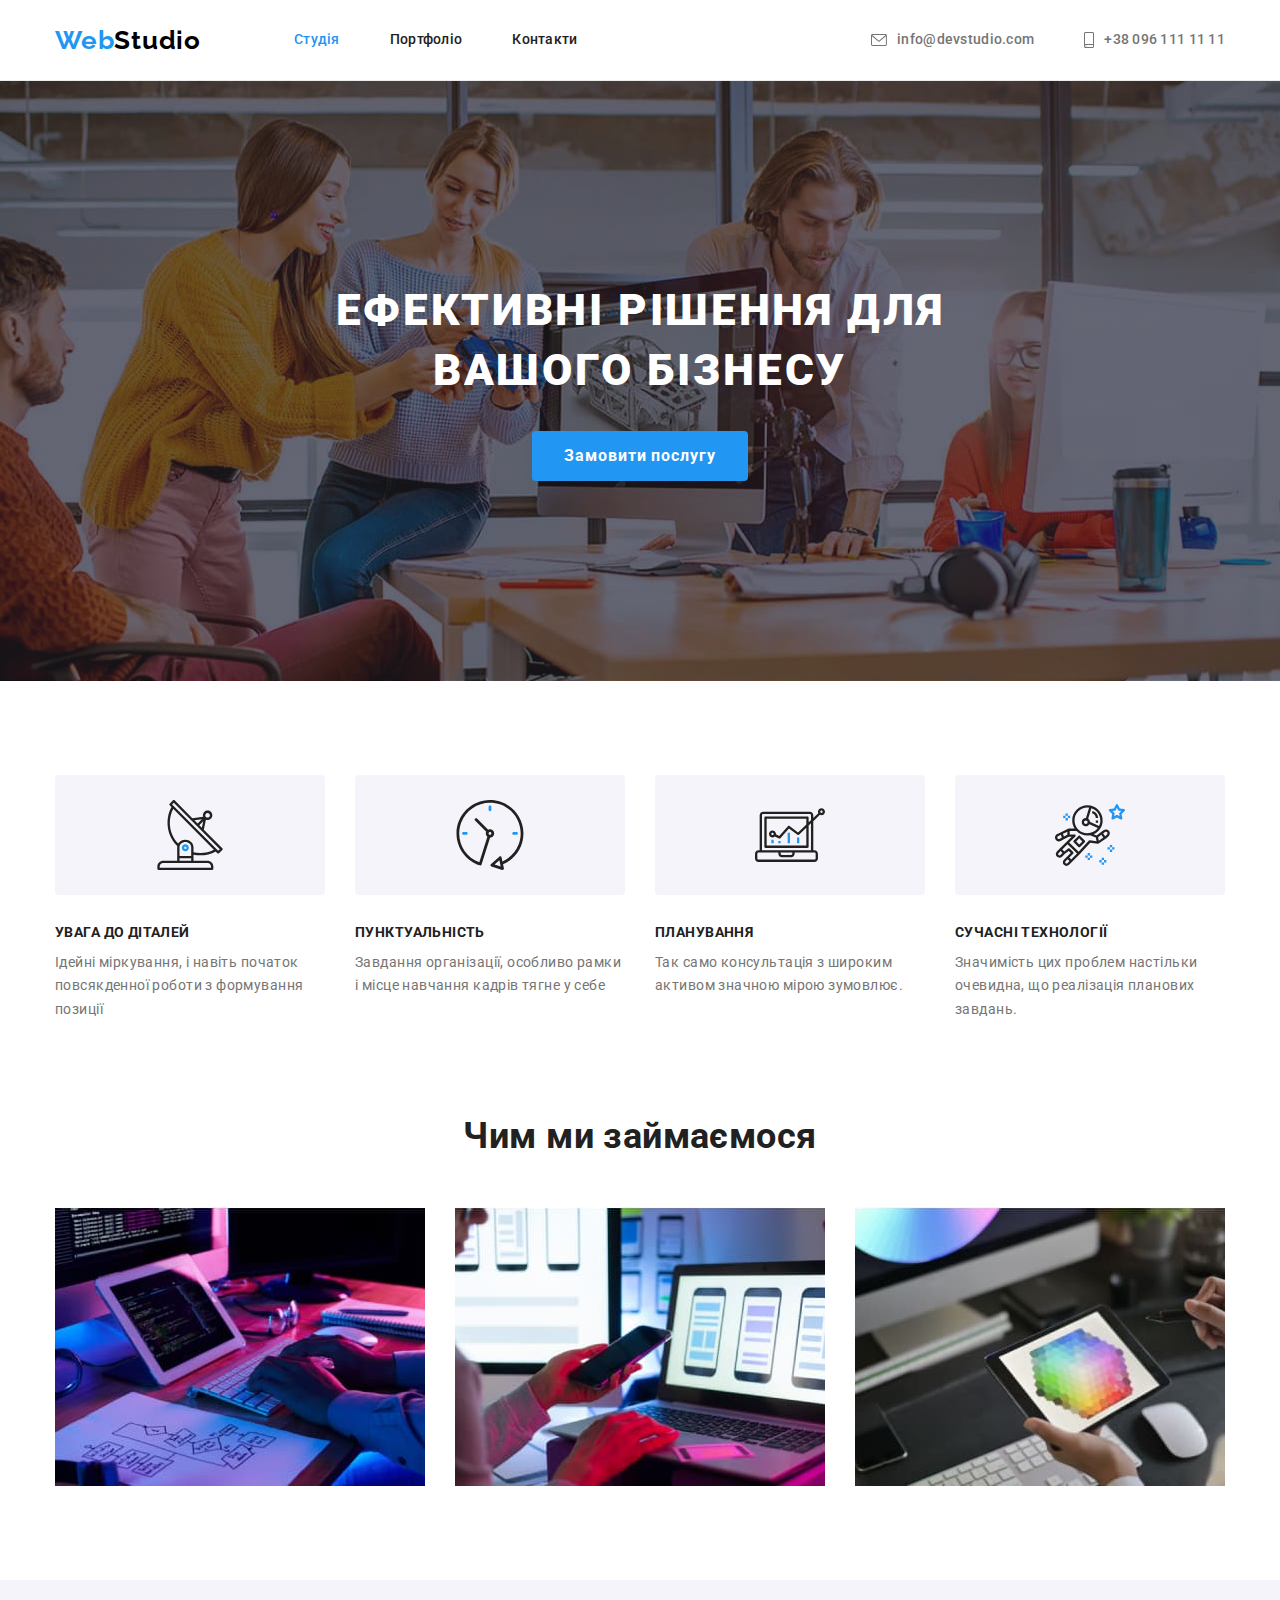
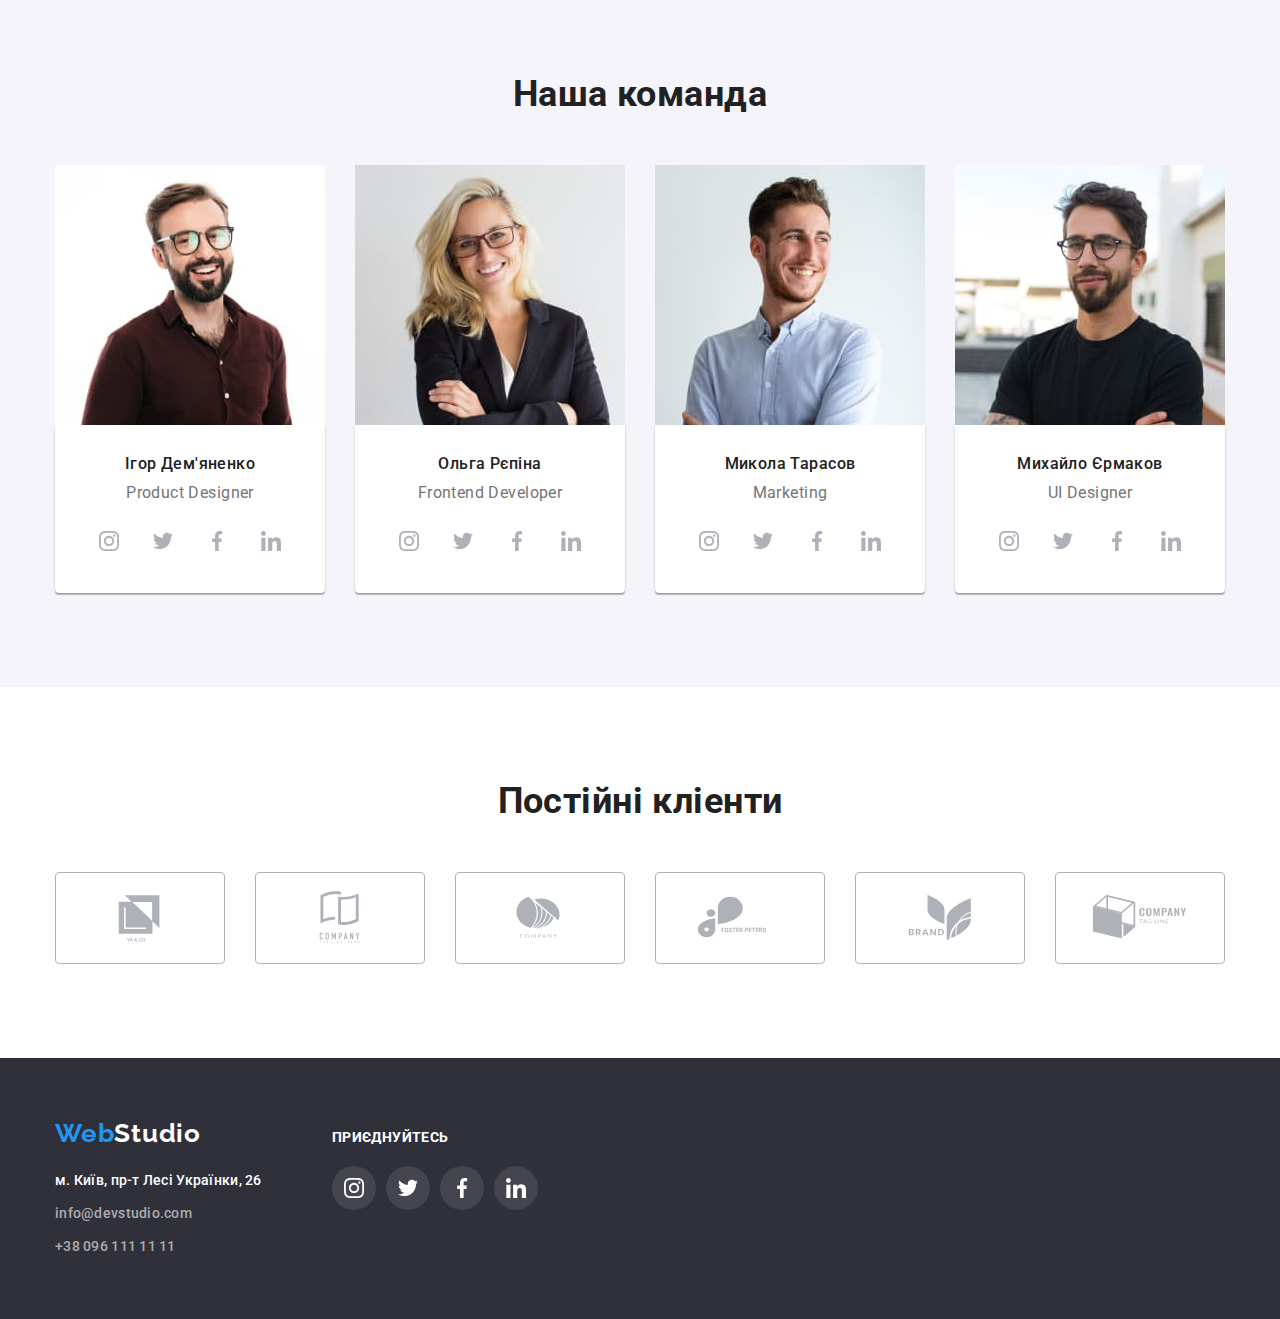
<file: index.html>
<!DOCTYPE html>
<html lang="uk">
<head>
    <meta charset="UTF-8">
    <meta name="viewport" content="width=device-width, initial-scale=1.0">
    <title>Webstudio</title>
    <link rel="preconnect" href="https://fonts.googleapis.com">
    <link rel="preconnect" href="https://fonts.gstatic.com" crossorigin>
    <link href="https://fonts.googleapis.com/css2?family=Raleway:wght@700&family=Roboto:wght@400;500;700;900&display=swap"
        rel="stylesheet">
    <link rel="stylesheet" href="https://cdn.jsdelivr.net/npm/modern-normalize@1.1.0/modern-normalize.min.css">
    <link rel="stylesheet" href="./css/style.css">
</head>
<body>
<!--Header-->
<header class="page-header header">
    <div class="container page-header-container">
    <nav class="page-navigation">
    <a class="logo logo-head link" href="./index.html" lang="en">Web<span class="logo-header">Studio</span></a>
    <ul class="site-nav list">
        <li class="menu-item"><a class="nav-link current link" href="./index.html">Студія</a></li>
        <li class="menu-item"><a class="nav-link link" href="./portfolio.html">Портфоліо</a></li>
        <li class="menu-item"><a class="nav-link link" href="#">Контакти</a></li>
    </ul>
</nav>
<ul class="list adress contacts-nav">
<li class="item-contacts">
    <a class="nav-contacts link" href="mailto:info@devstudio.com">
        <svg aria-lable="іконка написати посилання на пошту" class="icon-mail" width="16" height="12">
            <use href="./images/sprite.svg#icon-mail_header"></use>
        </svg>
        info@devstudio.com
</a>
</li>
<li class="item-contacts">
    <a class="nav-contacts link" href="tel:+380961111111">
        <svg aria-label="іконка контактного телефона" class="icon-tel" width="10" height="16">
            <use href="./images/sprite.svg#icon-smartphone_header"></use>
        </svg>
        +38 096 111 11 11
    </a>
</li>
</ul>
</div>
</header>
<main>
<!--Banner with button-->
    <section class="banner">
        <div class="container">
            <div class="banner-box">
        <h1 class="banner-title">Ефективні рішення для вашого бізнесу</h1>
        <button class="banner-button" type="button">Замовити послугу</button>
        </div>
        </div>
    </section>
<!--Advantages-->
    <section class="our-advantages">
       <div class="container"> 
     <h2 class="visually-hidden">Наші переваги</h2>
    <ul class="advantages-roster list">
        <li class="advantages-item">
        <div class="advantages-backgraund">
            <svg aria-label="іконка з антеною" class="icon-advantages">
                <use href="./images/sprite.svg#icon-antenna_banner"></use> 
            </svg>
            </div>
            <h3 class="advanteges-title">Увага до діталей</h3>
            <p class="advanteges-text">Ідейні міркування, і навіть початок повсякденної роботи з формування позиції</p>
        </li>
        <li class="advantages-item">
        <div class="advantages-backgraund">
            <svg aria-label="іконка з часами" class="icon-advantages">
                <use href="./images/sprite.svg#icon-clock_banner"></use> 
            </svg>
            </div>
            <h3 class="advanteges-title">Пунктуальність</h3>
            <p class="advanteges-text">Завдання організації, особливо рамки і місце навчання кадрів тягне у себе</p>
        </li>
        <li class="advantages-item">
            <div class="advantages-backgraund">
                <svg aria-label="іконка з ноутбуком" class="icon-advantages">
                <use href="./images/sprite.svg#icon-diagram_banner"></use> 
            </svg>
            </div>
              <h3 class="advanteges-title">Планування</h3>
            <p class="advanteges-text">Так само консультація з широким активом значною мірою зумовлює.</p>
        </li>
        <li class="advantages-item">
            <div class="advantages-backgraund">
                <svg aria-label="іконка з космонавтом" class="icon-advantages">
                <use href="./images/sprite.svg#icon-astronaut_header"></use> 
            </svg>
            </div>
            <h3 class="advanteges-title">Сучасні технології</h3>
            <p class="advanteges-text">Значимість цих проблем настільки очевидна, що реалізація планових завдань.</p>
        </li>
    </ul>
    </div>
    </section>
<!--About our-->
    <section class="our-products">
        <div class="container">
        <h2 class="products-title">Чим ми займаємося</h2>
            <ul class="products-work list">
                <li class="products-item"><img src="./images/webdevelopment.jpg" alt="Розробник пише код" width="370"></li>
                <li class="products-item"><img src="./images/qa.jpg" alt="Тестувальник перевіряє відображення" width="370"></li>
                <li class="products-item"><img src="./images/webdesigner.jpg" alt="Дизайнер малює макет" width="370"></li>
            </ul>
        </div>
    </section>
<!--About comandos-->
    <section class="our-comandos">
        <div class="container">
            <h2 class="comandos-title">Наша команда</h2>
            <ul class="comandos-team list">
                    <li class="comandos-list box-color">
                        <div class="comandos-box">
                        <img src="./images/productdesign.jpg" alt="продукт дизайнер" width="270">
                        <div class="work-position">
                        <h3 class="name">Ігор Дем'яненко</h3>
                        <p class="name-text" lang="en">Product Designer</p>
                        <ul class="social-list list">
                            <li class="social-list-item">
                                <a href="" class="social-list-link">
                                    <svg lang="en" aria-label="icon instagram" class="social-list-icon">
                                        <use href="./images/sprite.svg#icon-instagram"></use>
                                    </svg>    
                                </a>
                            </li>
                            <li class="social-list-item">
                                <a href="" class="social-list-link">
                                    <svg lang="en" aria-label="icon twitter" class="social-list-icon">
                                        <use href="./images/sprite.svg#icon-twitter"></use>
                                    </svg>    
                                </a>
                            </li>
                            <li class="social-list-item">
                                <a href="" class="social-list-link">
                                    <svg lang="en" aria-label="icon facebook" class="social-list-icon">
                                        <use href="./images/sprite.svg#icon-fb"></use>
                                    </svg>    
                                </a>
                            </li>
                            <li class="social-list-item">
                                <a href="" class="social-list-link">
                                    <svg lang="en" aria-label="icon linkedin" class="social-list-icon">
                                        <use href="./images/sprite.svg#icon-linkedin"></use>
                                    </svg>    
                                </a>
                            </li>
                        </ul>
                        </div>
                        </div>
                    </li>
                    <li class="comandos-list box-color">
                        <div class="comandos-box">
                        <img src="./images/frontdev.jpg" alt="фронтенд девелопер" width="270">
                        <div class="work-position">
                        <h3 class="name">Ольга Рєпіна</h3>
                        <p class="name-text" lang="en">Frontend Developer</p>
                        <ul class="social-list list">
                            <li class="social-list-item">
                                <a href="" class="social-list-link">
                                    <svg lang="en" aria-label="icon instagram" class="social-list-icon">
                                        <use href="./images/sprite.svg#icon-instagram"></use>
                                    </svg>    
                                </a>
                            </li>
                            <li class="social-list-item">
                                <a href="" class="social-list-link">
                                    <svg lang="en" aria-label="icon twitter" class="social-list-icon">
                                        <use href="./images/sprite.svg#icon-twitter"></use>
                                    </svg>    
                                </a>
                            </li>
                            <li class="social-list-item">
                                <a href="" class="social-list-link">
                                    <svg lang="en" aria-label="icon facebook" class="social-list-icon">
                                        <use href="./images/sprite.svg#icon-fb"></use>
                                    </svg>    
                                </a>
                            </li>
                            <li class="social-list-item">
                                <a href="" class="social-list-link">
                                    <svg lang="en" aria-label="icon linkedin" class="social-list-icon">
                                        <use href="./images/sprite.svg#icon-linkedin"></use>
                                    </svg>     
                                </a>
                            </li>
                        </ul>
                        </div>
                        </div>
                    </li>
                    <li class="comandos-list box-color">
                        <div class="comandos-box">
                        <img src="./images/marketing.jpg" alt="маркетинг" width="270">
                        <div class="work-position">
                        <h3 class="name">Микола Тарасов</h3>
                        <p class="name-text" lang="en">Marketing</p>
                        <ul class="social-list list">
                            <li class="social-list-item">
                              <a href="" class="social-list-link">
                                <svg lang="en" aria-label="icon instagram" class="social-list-icon">
                                 <use href="./images/sprite.svg#icon-instagram"></use>   
                                </svg>
                              </a>  
                            </li>
                            <li class="social-list-item">
                                <a href="" class="social-list-link">
                                    <svg lang="en" aria-label="icon twitter" class="social-list-icon">
                                        <use href="./images/sprite.svg#icon-twitter"></use>
                                    </svg>    
                                </a>
                            </li>
                            <li class="social-list-item">
                                <a href="" class="social-list-link">
                                    <svg lang="en" aria-label="icon facebook" class="social-list-icon">
                                        <use href="./images/sprite.svg#icon-fb"></use>
                                    </svg>    
                                </a>
                            </li>
                            <li class="social-list-item">
                                <a href="" class="social-list-link">
                                    <svg lang="en" aria-label="icon linkedin" class="social-list-icon">
                                        <use href="./images/sprite.svg#icon-linkedin"></use>
                                    </svg>     
                                </a>
                            </li>
                        </ul>
                        </div>
                        </div>
                    </li>
                    <li class="comandos-list box-color">
                        <div class="comandos-box">
                        <img src="./images/uidesigner.jpg" alt="юідизайнер" width="270">
                        <div class="work-position">
                        <h3 class="name">Михайло Єрмаков</h3>
                        <p class="name-text" lang="en">UI Designer</p>
                        <ul class="social-list list">
                            <li class="social-list-item">
                              <a href="" class="social-list-link">
                                <svg lang="en" aria-label="icon instagram" class="social-list-icon">
                                 <use href="./images/sprite.svg#icon-instagram"></use>   
                                </svg>
                              </a>  
                            </li>
                            <li class="social-list-item">
                                <a href="" class="social-list-link">
                                    <svg lang="en" aria-label="icon twitter" class="social-list-icon">
                                        <use href="./images/sprite.svg#icon-twitter"></use>
                                    </svg>    
                                </a>
                            </li>
                            <li class="social-list-item">
                                <a href="" class="social-list-link">
                                    <svg lang="en" aria-label="icon facebook" class="social-list-icon">
                                        <use href="./images/sprite.svg#icon-fb"></use>
                                    </svg>    
                                </a>
                            </li>
                            <li class="social-list-item">
                                <a href="" class="social-list-link">
                                    <svg lang="en" aria-label="icon linkedin" class="social-list-icon">
                                        <use href="./images/sprite.svg#icon-linkedin"></use>
                                    </svg>     
                                </a>
                            </li>
                        </div>
                        </div>
                    </li>
                </ul>
        </div>
    </section>
            </div>
    </section>
<!--Our-clients-->
<section class="section-clients">
    <div class="container">
        <h2 class="clients">Постійні кліенти</h2>
        <ul class="clients-list list">
            <li class="clients-item">
                <a href="" class="client-link">
                 <svg lang="en" aria-label="icon client" class="client-icon">
                    <use href="./images/sprite.svg#icon-Logo-1"></use>
                 </svg>   
                </a>
            </li>
            <li class="clients-item">
                <a href="" class="client-link">
                 <svg lang="en" aria-label="icon client" class="client-icon">
                    <use href="./images/sprite.svg#icon-Logo-2"></use>
                 </svg>   
                </a>
            </li>
            <li class="clients-item">
                <a href="" class="client-link">
                 <svg lang="en" aria-label="icon client" class="client-icon">
                    <use href="./images/sprite.svg#icon-Logo-3"></use>
                 </svg>   
                </a>
            </li>
            <li class="clients-item">
                <a href="" class="client-link">
                 <svg lang="en" aria-label="icon client" class="client-icon">
                    <use href="./images/sprite.svg#icon-Logo-4"></use>
                 </svg>   
                </a>
            </li>
            <li class="clients-item">
                <a href="" class="client-link">
                 <svg lang="en" aria-label="icon client" class="client-icon">
                    <use href="./images/sprite.svg#icon-Logo-5"></use>
                 </svg>   
                </a>
            </li>
            <li class="clients-item">
                <a href="" class="client-link">
                 <svg lang="en" aria-label="icon client" class="client-icon">
                    <use href="./images/sprite.svg#icon-Logo-6"></use>
                 </svg>   
                </a>
            </li>
        </ul>
    </div>
</section>
</main>
<!--Footer-->
<footer class="footer-color">
<div class="container footer-block">
    <div class="contacts-footer">
    <a class="logo link logo-indent" href="./index.html" lang="en">Web<span class="logo-footer">Studio</span></a>
    <address>
        <ul class="list">
        <li class="footer-list"><a class="adress link nav-contacts-footer" href="https://goo.gl/maps/qTSubEwmaGikRSsk8" target="_blank"
                rel="noreferer noopener nofollow">м. Київ, пр-т Лесі Українки, 26</a></li>
        <li class="footer-list"><a class="footer-contacts link nav-contacts-footer" href="mailto:info@devstudio.com">info@devstudio.com</a></li>
        <li class="footer-list"><a class="footer-contacts link nav-contacts-footer" href="tel:+380961111111">+38 096 111 11 11</a></li>
    </ul>
</address>
    </div>
    <div class="footer-social">
    <p class="follow">Приєднуйтесь</p>
    <ul class="social-list-footer list">
        <li class="social-list-item-footer">
            <a href class="social-list-link-footer">
                <svg lang="en" arial-label="icon instagram" class="social-list-icon-footer">
                    <use href="./images/sprite.svg#icon-instagram"></use>
                </svg>
            </a>
        </li>
        <li class="social-list-item-footer">
            <a href class="social-list-link-footer">
                <svg lang="en" arial-label="icon twitter" class="social-list-icon-footer">
                    <use href="./images/sprite.svg#icon-twitter"></use>
                </svg>
            </a>
        </li>
        <li class="social-list-item-footer">
            <a href class="social-list-link-footer">
                <svg lang="en" arial-label="icon facebook" class="social-list-icon-footer">
                    <use href="./images/sprite.svg#icon-fb"></use>
                </svg>
            </a>
        </li>
        <li class="social-list-item-footer">
            <a href class="social-list-link-footer">
                <svg lang="en" arial-label="icon linkedin" class="social-list-icon-footer">
                    <use href="./images/sprite.svg#icon-linkedin"></use>
                </svg>
            </a>
        </li>
    </ul>
    </div>
</div>
</footer>   
</body>
</html>
</file>
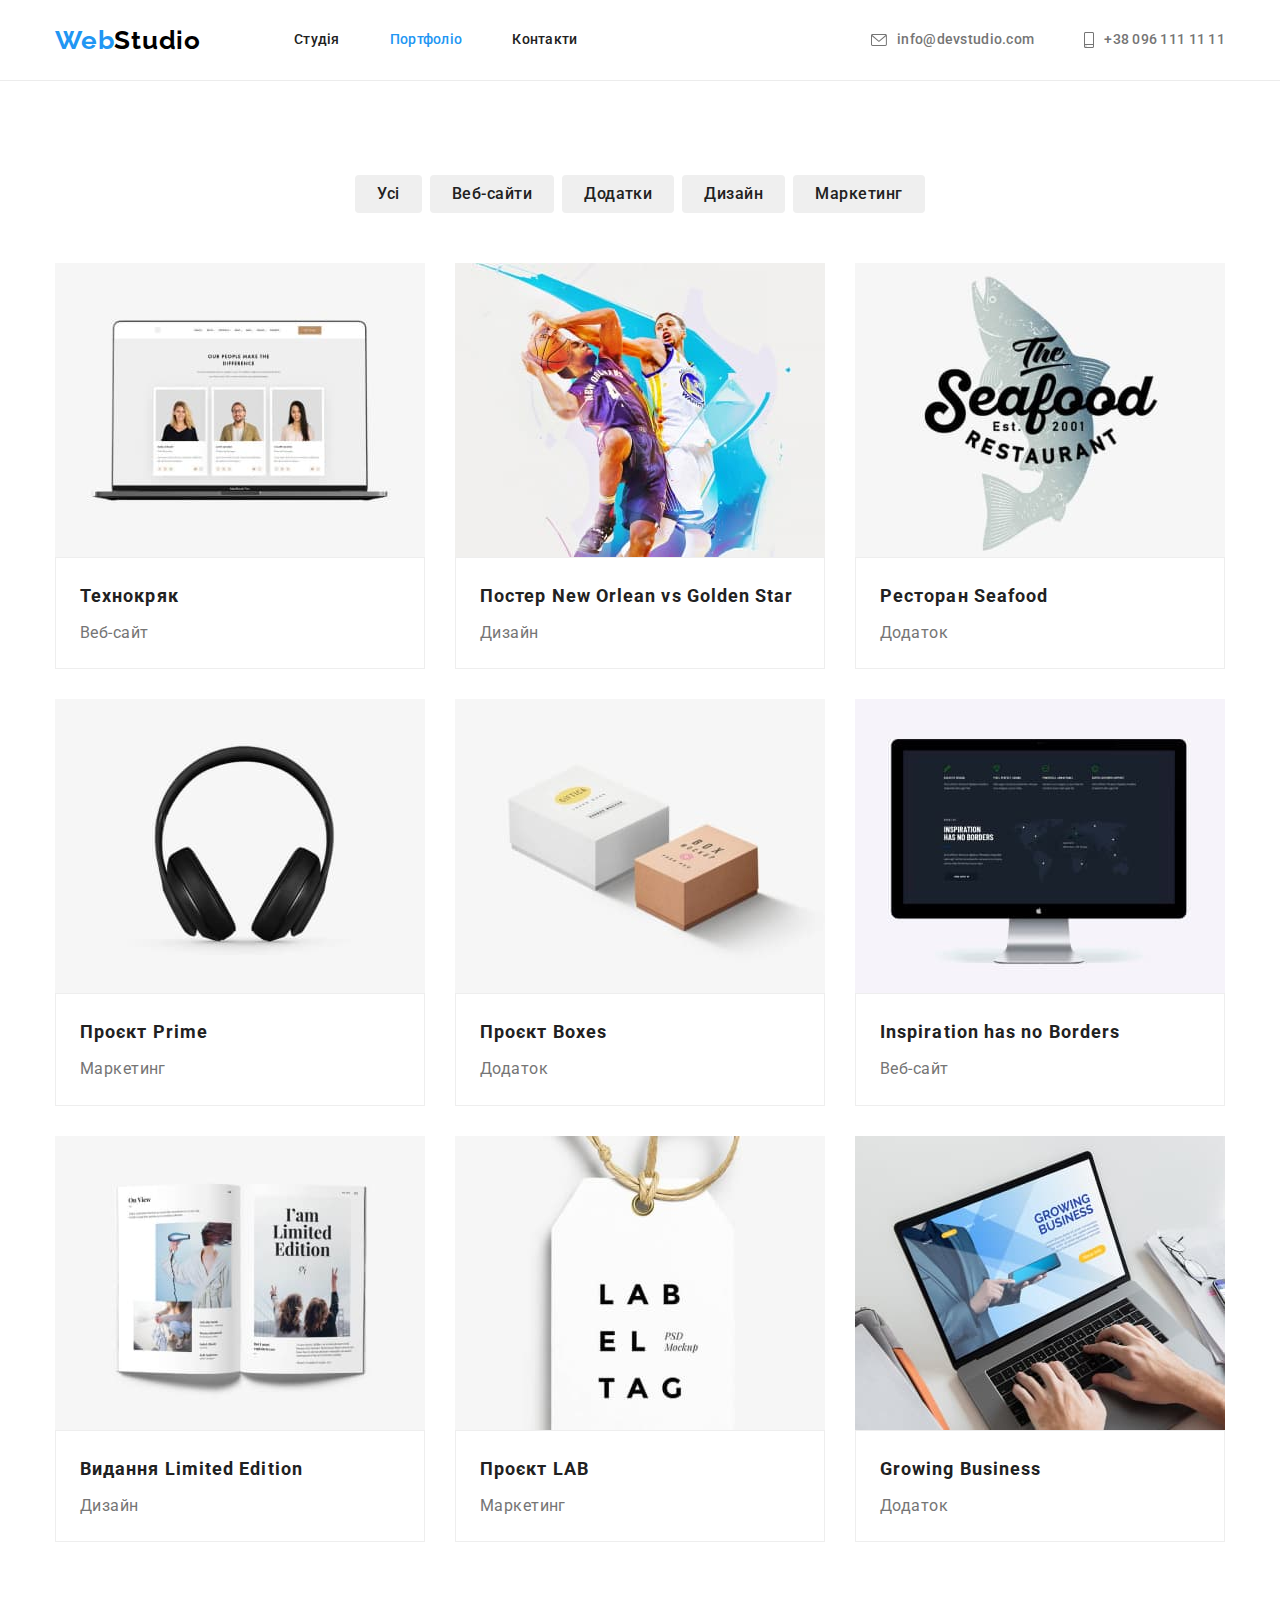
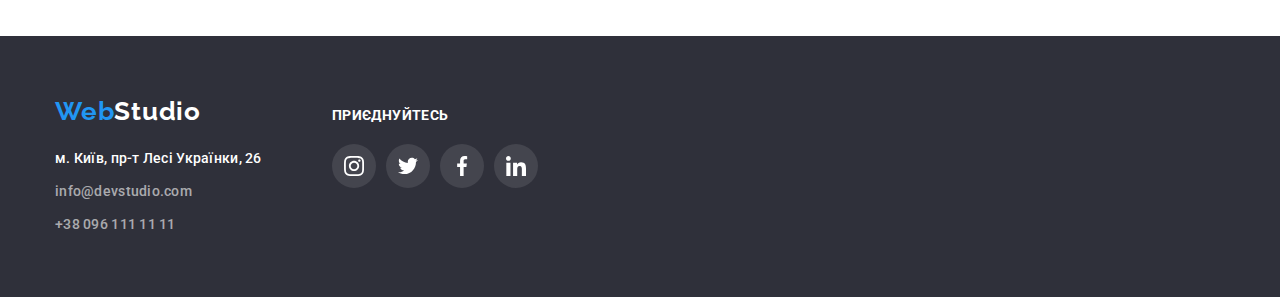
<file: portfolio.html>
<!DOCTYPE html>
<html lang="uk">
  <head>
    <meta charset="UTF-8" />
    <meta http-equiv="X-UA-Compatible" content="IE=edge" />
    <meta name="viewport" content="width=device-width, initial-scale=1.0" />
    <title>Портфоліо</title>
    <link rel="preconnect" href="https://fonts.googleapis.com" />
    <link rel="preconnect" href="https://fonts.gstatic.com" crossorigin />
    <link
      href="https://fonts.googleapis.com/css2?family=Raleway:wght@700&family=Roboto:wght@400;500;700;900&display=swap"
      rel="stylesheet"
    />
    <link
      rel="stylesheet"
      href="https://cdn.jsdelivr.net/npm/modern-normalize@1.1.0/modern-normalize.min.css"
    />
    <link rel="stylesheet" href="./css/style.css" />
  </head>
  <body>
    <!--Header-->
    <header class="page-header header">
      <div class="container page-header-container">
        <nav class="page-navigation">
          <a class="logo logo-head link" href="./index.html" lang="en"
            >Web<span class="logo-header">Studio</span></a
          >
          <ul class="site-nav list">
            <li class="menu-item">
              <a class="nav-link link" href="./index.html">Студія</a>
            </li>
            <li class="menu-item">
              <a class="nav-link current link" href="./portfolio.html"
                >Портфоліо</a
              >
            </li>
            <li class="menu-item">
              <a class="nav-link link" href="#">Контакти</a>
            </li>
          </ul>
        </nav>
        <ul class="list adress contacts-nav">
          <li class="item-contacts">
            <a class="nav-contacts link" href="mailto:info@devstudio.com">
              <svg
                aria-lable="іконка написати посилання на пошту"
                class="icon-mail"
                width="16"
                height="12"
              >
                <use href="./images/sprite.svg#icon-mail_header"></use>
              </svg>
              info@devstudio.com
            </a>
          </li>
          <li class="item-contacts">
            <a class="nav-contacts link" href="tel:+380961111111">
              <svg
                aria-label="іконка контактного телефона"
                class="icon-tel"
                width="10"
                height="16"
              >
                <use href="./images/sprite.svg#icon-smartphone_header"></use>
              </svg>
              +38 096 111 11 11
            </a>
          </li>
        </ul>
      </div>
    </header>
    <main>
      <!--Button-filter-portfolio-->
      <section class="portfolio">
        <div class="container">
          <h1 class="visually-hidden">Портфоліо</h1>
          <ul class="portfolio-btn-roster list">
            <li class="portfolio-item">
              <button type="button" class="button-portfolio">Усі</button>
            </li>
            <li class="portfolio-item">
              <button type="button" class="button-portfolio">Веб-сайти</button>
            </li>
            <li class="portfolio-item">
              <button type="button" class="button-portfolio">Додатки</button>
            </li>
            <li class="portfolio-item">
              <button type="button" class="button-portfolio">Дизайн</button>
            </li>
            <li class="portfolio-item">
              <button type="button" class="button-portfolio">Маркетинг</button>
            </li>
          </ul>
          <!--Portfolio-->
          <ul class="portfolio-work list">
            <li class="port-box">
              <div class="">
                <a class="port-link link" href="">
                  <img
                    src="./images/websitetechnokryak.jpg"
                    alt="веб-сайт"
                    width="370"
                    class="portfolio-link"
                  />
                  <div class="portfolio-box">
                    <h2 class="portfolio-title">Технокряк</h2>
                    <p class="portfolio-info">Веб-сайт</p>
                  </div>
                </a>
              </div>
            </li>
            <li class="port-box">
              <div class="">
                <a class="port-link link" href="">
                  <img
                    src="./images/designposter.jpg"
                    alt="постер"
                    width="370"
                    class="portfolio-link"
                  />
                  <div class="portfolio-box">
                    <h2 class="portfolio-title">
                      Постер New Orlean vs Golden Star
                    </h2>
                    <p class="portfolio-info">Дизайн</p>
                  </div>
                </a>
              </div>
            </li>
            <li class="port-box">
              <div class="">
                <a class="port-link link" href="">
                  <img
                    src="./images/applicationrestoran.jpg"
                    alt="лого ресторану"
                    width="370"
                    class="portfolio-link"
                  />
                  <div class="portfolio-box">
                    <h2 class="portfolio-title">Ресторан Seafood</h2>
                    <p class="portfolio-info">Додаток</p>
                  </div>
                </a>
              </div>
            </li>
            <li class="port-box">
              <div class="">
                <a class="port-link link" href="">
                  <img
                    src="./images/marketingproject.jpg"
                    alt="навушники"
                    width="370"
                    class="portfolio-link"
                  />
                  <div class="portfolio-box">
                    <h2 class="portfolio-title">Проєкт Prime</h2>
                    <p class="portfolio-info">Маркетинг</p>
                  </div>
                </a>
              </div>
            </li>
            <li class="port-box">
              <div class="">
                <a class="port-link link">
                  <img
                    src="./images/applicationproject.jpg"
                    alt="коробка"
                    width="370"
                    class="portfolio-link"
                  />
                  <div class="portfolio-box">
                    <h2 class="portfolio-title">Проєкт Boxes</h2>
                    <p class="portfolio-info">Додаток</p>
                  </div>
                </a>
              </div>
            </li>
            <li class="port-box">
              <div class="">
                <a class="port-link link" href="">
                  <img
                    src="./images/website.jpg"
                    alt="компьютер"
                    width="370"
                    class="portfolio-link"
                  />
                  <div class="portfolio-box">
                    <h2 class="portfolio-title">Inspiration has no Borders</h2>
                    <p class="portfolio-info">Веб-сайт</p>
                  </div>
                </a>
              </div>
            </li>
            <li class="port-box">
              <div class="">
                <a class="port-link link" href="">
                  <img
                    src="./images/designpublishing.jpg"
                    alt="журнал"
                    width="370"
                    class="portfolio-link"
                  />
                  <div class="portfolio-box">
                    <h2 class="portfolio-title">Видання Limited Edition</h2>
                    <p class="portfolio-info">Дизайн</p>
                  </div>
                </a>
              </div>
            </li>
            <li class="port-box">
              <div class="">
                <a class="port-link link" href="">
                  <img
                    src="./images/marketingprlab.jpg"
                    alt="стікер"
                    width="370"
                    class="portfolio-link"
                  />
                  <div class="portfolio-box">
                    <h2 class="portfolio-title">Проєкт LAB</h2>
                    <p class="portfolio-info">Маркетинг</p>
                  </div>
                </a>
              </div>
            </li>
            <li class="port-box">
              <div class="">
                <a class="port-link link" href="">
                  <img
                    src="./images/appgrowing.jpg"
                    alt="ноутбук"
                    width="370"
                    class="portfolio-link"
                  />
                  <div class="portfolio-box">
                    <h2 class="portfolio-title">Growing Business</h2>
                    <p class="portfolio-info">Додаток</p>
                  </div>
                </a>
              </div>
            </li>
          </ul>
        </div>
      </section>
    </main>
    <!--Footer-->
    <footer class="footer-color">
      <div class="container footer-block">
        <div class="contacts-footer">
          <a class="logo link logo-indent" href="./index.html" lang="en"
            >Web<span class="logo-footer">Studio</span></a
          >
          <address>
            <ul class="list">
              <li class="footer-list">
                <a
                  class="adress link nav-contacts-footer"
                  href="https://goo.gl/maps/qTSubEwmaGikRSsk8"
                  target="_blank"
                  rel="noreferer noopener nofollow"
                  >м. Київ, пр-т Лесі Українки, 26</a
                >
              </li>
              <li class="footer-list">
                <a
                  class="footer-contacts link nav-contacts-footer"
                  href="mailto:info@devstudio.com"
                  >info@devstudio.com</a
                >
              </li>
              <li class="footer-list">
                <a
                  class="footer-contacts link nav-contacts-footer"
                  href="tel:+380961111111"
                  >+38 096 111 11 11</a
                >
              </li>
            </ul>
          </address>
        </div>
        <div class="footer-social">
          <p class="follow">Приєднуйтесь</p>
          <ul class="social-list-footer list">
            <li class="social-list-item-footer">
              <a href class="social-list-link-footer">
                <svg
                  lang="en"
                  arial-label="icon instagram"
                  class="social-list-icon-footer"
                >
                  <use href="./images/sprite.svg#icon-instagram"></use>
                </svg>
              </a>
            </li>
            <li class="social-list-item-footer">
              <a href class="social-list-link-footer">
                <svg
                  lang="en"
                  arial-label="icon twitter"
                  class="social-list-icon-footer"
                >
                  <use href="./images/sprite.svg#icon-twitter"></use>
                </svg>
              </a>
            </li>
            <li class="social-list-item-footer">
              <a href class="social-list-link-footer">
                <svg
                  lang="en"
                  arial-label="icon facebook"
                  class="social-list-icon-footer"
                >
                  <use href="./images/sprite.svg#icon-fb"></use>
                </svg>
              </a>
            </li>
            <li class="social-list-item-footer">
              <a href class="social-list-link-footer">
                <svg
                  lang="en"
                  arial-label="icon linkedin"
                  class="social-list-icon-footer"
                >
                  <use href="./images/sprite.svg#icon-linkedin"></use>
                </svg>
              </a>
            </li>
          </ul>
        </div>
      </div>
    </footer>
  </body>
</html>
</file>
<file: css/style.css>
:root {
    --accent-color:#2196F3;
    --text-title-color:#212121;
    --text-color:#757575;
    --banner-color:#2F303A;
    --white-color:#FFFFFF;
    --button-colour: #188CE8;
    --border-header: #ECECEC;
    --comandos-color:#F5F4FA;
    --portfolio-box: #EEEEEE;
    --banner-bg-color:#C4C4C4;
    --icon-color:#AFB1B8;
    --bg-color-icon:rgba(255, 255, 255, 0.1);
    --primery-font:'Roboto', sans-serif;}

h1, 
h2,
h3,
h4,
p {
  margin-top: 0;
  margin-bottom: 0;}

ul,ol {margin-top: 0;
margin-bottom: 0;
padding-left: 0;}

.container {
    width: 1200px;
    margin-left: auto;
    margin-right: auto;
    padding-left: 15px;
    padding-right: 15px;
}

.link {
    text-decoration: none;   
}

.list {
        list-style: none;
    }
img {
    display: block;
}
body {
    font-family: var(--primery-font);
    font-size: 14px;
    letter-spacing: 0.03em;
    line-height: 1.14;
    }

/*------HEADER------*/
/*.page-header { 
padding-top: 32px;
padding-bottom: 32px;
}*/

.header {
border-bottom: 1px solid var(--border-header)
}

.nav-link {
    font-weight: 500;
    letter-spacing: 0.02em;
    padding-top: 32px;
    padding-bottom: 32px;
    display: inline-block;
    color: var(--text-title-color);}
 
.nav-contacts {
    display: flex;
    align-items: center;
    font-weight: 500;
    letter-spacing: 0.02em;
    padding-top: 32px;
    padding-bottom: 32px;
    line-height: 1.14;
    color: var(--text-color);
    }

.item-contacts:not(:last-child) {
margin-right: 50px;
line-height: 1.14;
}

.logo-header {color: black;
padding-top: 24px;
padding-bottom: 24px;}
 

.logo {font-family: 'Raleway', sans-serif;
    font-weight: 700;
    font-size: 26px;
    line-height: 1.19;
    letter-spacing: 0.03em;
    color: var(--accent-color);}
    
 .nav-link:hover,
 .nav-link:focus, 
 .current
  {color: var(--accent-color);}

.nav-contacts:hover,
.nav-contacts:focus,
.current
  {color:var(--accent-color);}

.page-header-container {
    display: flex;
    align-items: center;
}

.page-navigation {
    display: flex;
    align-items: center;
}

.site-nav {
    display: flex;
    align-items: center;
    column-gap: 50px;
}

.contacts-nav {
    display: flex;
    align-items: center;
    margin-left: auto;
}

.logo-head {
    margin-right: 93px;
}

.icon-mail {
    margin-right: 10px;
    fill: currentColor;
}

.icon-tel {
    margin-right: 10px;
    fill: currentColor;
}

/*------BANNER WITH BUTTON------*/
.banner {
    padding-top: 200px;
    padding-bottom: 200px;
    background-color: var(--banner-bg-color);
    background-image: linear-gradient(
                rgba(47, 48, 58, 0.4),
                rgba(47, 48, 58, 0.4)),
            url(../images/banner_main.jpg);
        background-repeat: no-repeat;
        background-position: center;
        background-size: 1600px;
}

.banner-box {
    width: 696px;
    text-align: center;
    margin-right: auto;
    margin-left: auto;
}

.overlay {
    max-width: 1600px;
    height: 600px;
    margin-left: auto;
    margin-right: auto;
    background-image: linear-gradient(to right,
     rgba(47, 48, 58, 0.4),
     rgba(47, 48, 58, 0.4)), 
     url(../images/banner_main.jpg);
    background-repeat: no-repeat;
    background-position: center;
    background-size: cover;
}
.banner-title {
    font-style: normal;
    font-weight: 900;
    font-size: 44px;
    line-height: 1.36;
    text-align: center;
    letter-spacing: 0.06em;
    text-transform: uppercase;
    margin-left: auto;
    margin-right: auto;
    margin-bottom: 30px;
    color: var(--white-color);
}

.banner-button {
    font-family: 'Roboto',
        sans-serif;
    font-style: normal;
    font-weight: 700;
    font-size: 16px;
    line-height: 1.87;
    display: block;
    padding: 10px 32px;
    border-radius: 4px;
    border: none;
    margin-right: auto;
    margin-left: auto;
    letter-spacing: 0.06em;
    cursor: pointer;
    background-color: var(--accent-color);
    color: var(--white-color);
}

.banner-button:hover,
.banner-button:focus {
    background-color: var(--button-colour);
    box-shadow: 0px 4px 4px rgba(0, 0, 0, 0.15);
    border-radius: 4px;
}

/*------ADVANTAGES------*/
.our-advantages {
    padding-top: 94px;
}

.advantages-roster {
display: flex;
gap: 30px;
}

.advantages-backgraund {
    display: flex;
    background-color: var(--comandos-color);
    width: 270px;
    height: 120px;
    align-items: center;
    justify-content: center;
    margin-bottom: 30px;
    border: none;
    border-radius: 4px;
}

.icon-advantages {
    width: 70px;
    height: 70px;
}

/*.advantages-item:not(:last-child) {
    margin-right: 30px;    
}*/

.advantages-item {
    flex-basis: calc((100% - 90px) / 4);    
}

.visually-hidden {
    position: absolute;
    white-space: nowrap;
    width: 1px;
    height: 1px;
    overflow: hidden;
    border: 0;
    padding: 0;
    clip: rect(0 0 0 0);
    clip-path: inset(50%);
}

.advanteges-title {
    font-style: normal;
    font-weight: 700;
    font-size: 14px;
    text-transform: uppercase;
    margin-bottom: 10px;
    color: var(--text-title-color);
}

.advanteges-text {
    font-style: normal;
    line-height: 1.71;
    color: var(--text-color);
}

/*------ABOUT OUR------*/
.our-products {
    padding-top: 94px;
    padding-bottom: 94px;
}

.products-title,
.clients,
.comandos-title {
    font-style: normal;
    font-weight: 700;
    font-size: 36px;
    text-align: center;
    margin-bottom: 50px;
    color: var(--text-title-color);
}

.products-work {
    display: flex;
    align-items: center;
}

.products-item:not(:last-child) {
    margin-right: 30px;
}
/*------ABOUT COMANDOS------*/
.our-comandos {
    padding-bottom: 94px;
    padding-top: 94px;
    background-color: var(--comandos-color);
}

.comandos-team {
    display: flex;
    align-items: center;
}

.comandos-list:not(:last-child) {
    margin-right: 30px;    
}

.box-color {
    background-color: var(--white-color);
}

.work-position {
    padding-top: 30px;
    padding-bottom: 30px;
    padding-left: 30px;
    padding-right: 30px;
    box-shadow: 0px 1px 3px rgba(0, 0, 0, 0.12), 0px 1px 1px rgba(0, 0, 0, 0.14), 0px 2px 1px rgba(0, 0, 0, 0.2);
    border-radius: 0px 0px 4px 4px;
}

.social-list-icon {
    width: 20px;
    height: 20px;
    /*fill: var(--icon-color);*/
}

.social-list, .social-list-footer {
    display: flex;
    align-items: center;
    justify-content: center;
    column-gap: 10px;
}

.social-list-link {
    display: flex;
    align-items: center;
    justify-content: center;
    width: 44px;
    height: 44px;
    border-radius: 50%;
    fill: var(--icon-color);
    background-color: var(--white-color);
}

.social-list-link:hover,
.social-list-link:focus {
    fill: var(--white-color);
    background-color: var(--accent-color);
}

/*.social-list-link:hover .social-list-icon,
.social-list-link:focus .social-list-icon {
    fill: var(--white-color);
}*/

.name {
    font-style: normal;
    font-weight: 500;
    font-size: 16px;
    line-height: 1.18;
    text-align: center;
    margin-bottom: 10px;
    color: var(--text-title-color);
}

.name-text {
    font-style: normal;
    font-size: 16px;
    line-height: 1.18;
    text-align: center;
    color: var(--text-color);
    margin-bottom: 16px;
}

/*------OUR-CLIENT------*/
.section-clients {
    padding-top: 94px;
    padding-bottom: 94px;
}

.clients-list {
    display: flex;
    justify-content: center;
    gap: 30px;
}

.client-link {
    display: flex;
    align-items: center;
    justify-content: center;
    width: 170px;
    height: 92px;
    border: 1px solid var(--icon-color);
    border-radius: 4px;
    color: var(--icon-color);
}

.client-icon {
    fill: currentColor;
    width: 106px;
    height: 60px;
}

.client-link:hover,
.client-link:focus {
    border: 1px solid var(--accent-color);
    color: var(--accent-color);
}
/*.client-link:hover,
.client-link:focus {
    border: 1px solid var(--accent-color);
}*/


/*------BUTTON-FILTER-PORTFOLIO------*/
.portfolio {
    padding-top: 94px;
    padding-bottom: 94px;
}

.portfolio-btn-roster{
    display: flex;
    align-items: center;
    justify-content: center;
    margin-bottom: 50px;
}

.portfolio-item:not(:last-child) {
    margin-right: 8px;
}

.button-portfolio {font-family: 'Roboto',
    sans-serif;
    font-weight: 500;
    font-size: 16px;
    line-height: 1.62;
    text-align: center;
    letter-spacing: 0.03em;
    padding: 6px 22px;
    margin-left: auto;
    border: none;
    border-radius: 4px;
    color: var(--text-title-color);}

.button-portfolio:hover,
.button-portfolio:focus
{background-color: var(--accent-color);
color: var(--white-color);
box-shadow: 0px 3px 1px rgba(0, 0, 0, 0.1), 0px 1px 2px rgba(0, 0, 0, 0.08), 0px 2px 2px rgba(0, 0, 0, 0.12);
border-radius: 4px;}

.button-portfolio, 
.hero-button {cursor:pointer;}

/*------PORTFOLIO------*/
.portfolio-work {
    gap:30px;
    display: flex;
    align-items: center;
    flex-wrap: wrap;
}

/*.port-box:hover,
.port-box:focus
 {box-shadow: 0px 1px 1px rgba(0, 0, 0, 0.12), 0px 4px 4px rgba(0, 0, 0, 0.06), 1px 4px 6px rgba(0, 0, 0, 0.16);
}*/

.port-link {
    display: block;
}

.port-link:hover,
.port-link:focus 
{box-shadow: 0px 1px 1px rgba(0, 0, 0, 0.12), 0px 4px 4px rgba(0, 0, 0, 0.06), 1px 4px 6px rgba(0, 0, 0, 0.16);
}

.portfolio-title {
    font-weight: 700;
    font-size: 18px;
    line-height: 2;
    letter-spacing: 0.06em;
    margin-bottom: 4px;
    color: var(--text-title-color);}

.portfolio-info {
    font-size: 16px;
    line-height: 1.9;
    color: var(--text-color);}

.portfolio-box {
    padding: 20px 24px;
    border: 1px solid var(--portfolio-box);    
}

/*------FOOTER------*/
.footer-block {
    display: flex;
    align-items: baseline;
}

.contacts-footer {
    margin-right: 70px;
}

.nav-contacts-footer:hover,
.nav-contacts-footer:focus,
.current {
    color: var(--accent-color);
}

.nav-contacts-footer {
    font-weight: 500;
    letter-spacing: 0.02em;
    line-height: 1.14;
    color: var(--text-color);
}

.footer-color {
    padding-top: 60px;
    padding-bottom: 60px;
    background: var(--banner-color);
}

.logo-footer {
    color: var(--white-color);
}

.logo-indent {
    margin-bottom: 20px;
    display: block;
}

.adress {
    font-style: normal;
    line-height: 1.71;
    color: var(--white-color);
}

.footer-list:not(:last-child) {
    margin-bottom: 9px;
}

.footer-contacts {
    font-style: normal;
    line-height: 1.71;
    color: rgba(255, 255, 255, 0.6);
}

.footer-social {
    width: 206px;
    height: 80px;
}
.follow {
    margin-bottom: 20px;
    font-weight: 700;
    font-size: 14px;
    line-height: 1,14;
    text-transform: uppercase;
    color: var(--white-color);
}

.social-list-link-footer {
    display: flex;
    align-items: center;
    justify-content: center;
    width: 44px;
    height: 44px;
    border-radius: 50%;
    background-color: var(--bg-color-icon);
    }
.social-list-icon-footer {
    fill: var(--white-color);
    width: 20px;
    height: 20px;
}

.social-list-link-footer:hover,
.social-list-link-footer:focus {
    background-color: var(--accent-color);
}
</file>
